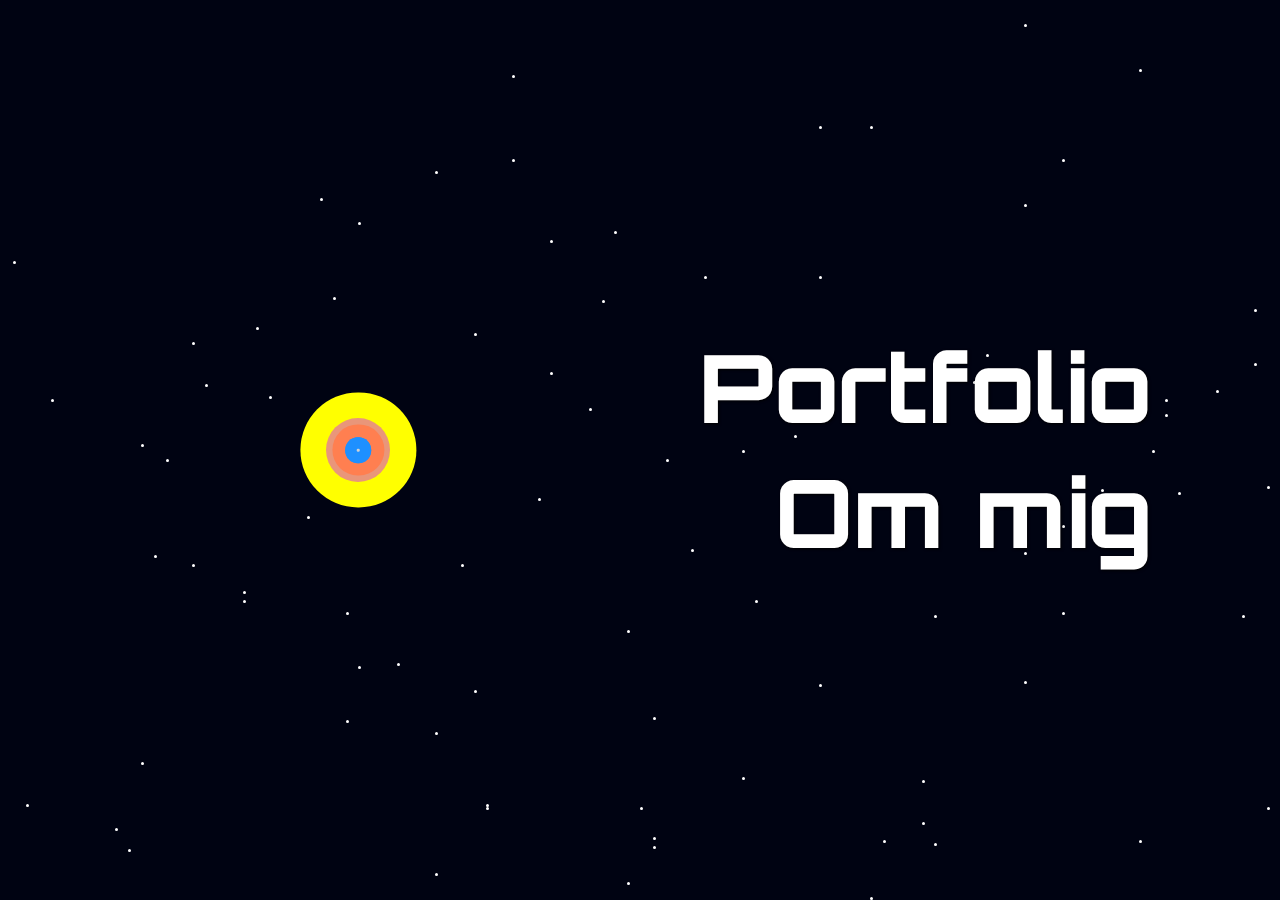
<file: index.html>
<!DOCTYPE html>
<html lang="da">

<head>
    <meta charset="utf-8">
    <meta name="viewport" content="width=device-width, initial-scale=1.0">
    <link rel="preconnect" href="https://fonts.gstatic.com">
    <link href="https://fonts.googleapis.com/css2?family=Orbitron:wght@400;500;600;700;800;900&display=swap"
        rel="stylesheet">
    <title>Forside</title>
    <link rel="stylesheet" href="style.css">
</head>

<body>
    <div id="stars"></div>
    <div id="container">
        <div id="front_menu">
            <a href="portfolio.html">
                <h1>Portfolio</h1>
            </a>
            <a href="cv.html">
                <h1>Om mig</h1>
            </a>
        </div>
        <div id="solsystem">
            <div class="sol planet"></div>
            <div class="merkur planet"></div>
            <div class="venus planet"></div>
            <div class="jorden planet"></div>
            <div class="mars planet"></div>
            <div class="jupiter planet"></div>
            <div class="saturn planet"></div>
            <div class="uranus planet"></div>
            <div class="neptun planet"></div>
            <div class="pluto planet"></div>
        </div>
    </div>
    <script src="script.js"></script>
</body>

</html>
</file>
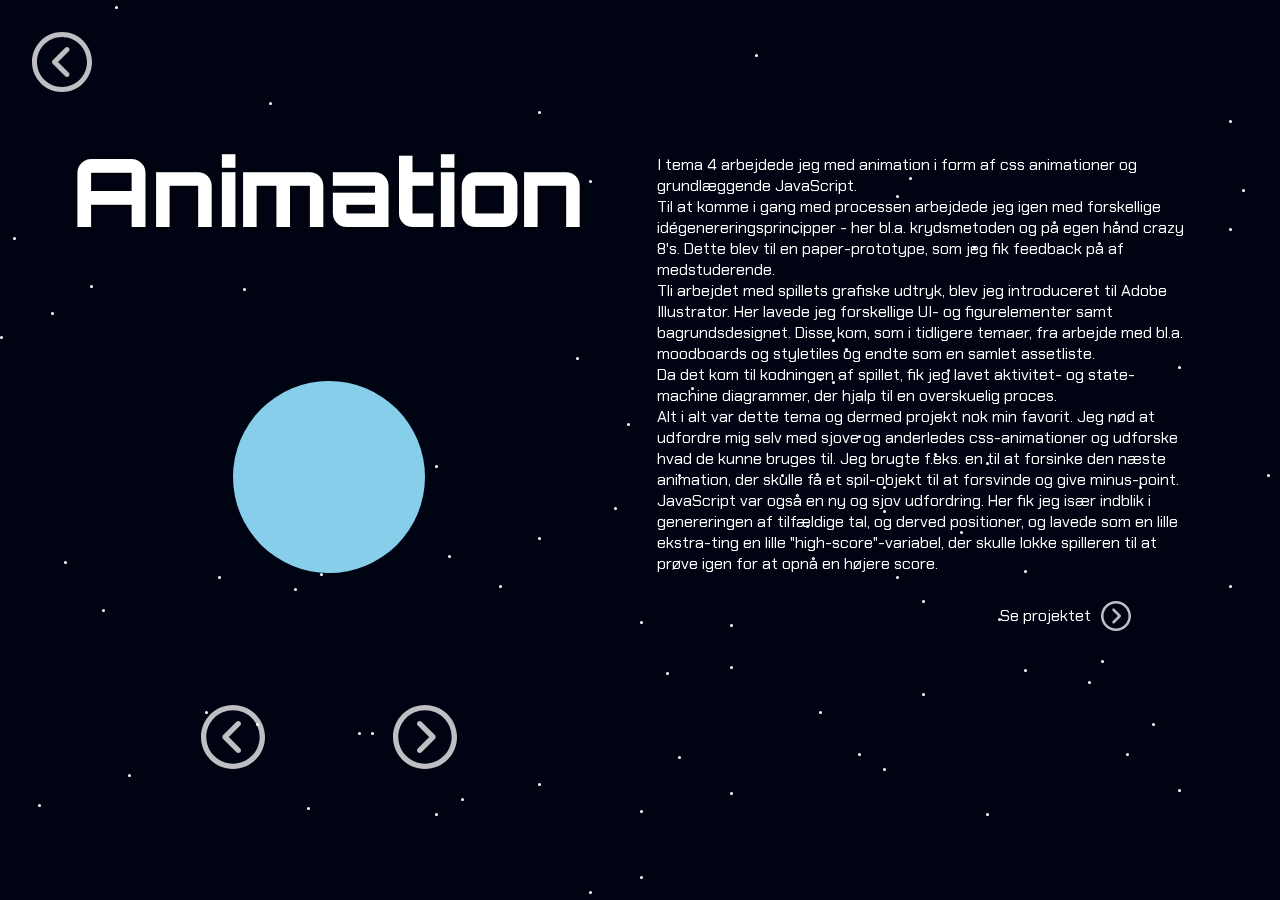
<file: animation.html>
<!DOCTYPE html>
<html lang="da">

<head>
    <meta charset="utf-8">
    <meta name="viewport" content="width=device-width, initial-scale=1.0">
    <link rel="preconnect" href="https://fonts.gstatic.com">
    <link href="https://fonts.googleapis.com/css2?family=Orbitron:wght@400;500;600;700;800;900&display=swap"
        rel="stylesheet">
    <link rel="preconnect" href="https://fonts.gstatic.com">
    <link href="https://fonts.googleapis.com/css2?family=Chakra+Petch&display=swap" rel="stylesheet">
    <title>Animation</title>
    <link rel="stylesheet" href="style.css">
</head>

<body>
    <section>
        <a href="portfolio.html">
            <div class="back"></div>
        </a>
        <div id="stars"></div>
        <div id="container">
            <div id="graphics">
                <div>
                    <h1>Animation</h1>
                </div>
                <div class="uplanet animation"></div>
                <div id="navigation">
                    <a href="UX.html">
                        <div id="left"></div>
                    </a>
                    <a href="content.html">
                        <div id="right"></div>
                    </a>
                </div>
            </div>
            <div class="text">
                <p>I tema 4 arbejdede jeg med animation i form af css animationer og grundlæggende JavaScript. <br>
                    Til at komme i gang med processen arbejdede jeg igen med forskellige idégenereringsprincipper - her
                    bl.a. krydsmetoden og på egen hånd crazy 8's. Dette blev til en paper-prototype, som jeg fik
                    feedback på af medstuderende. <br>
                    Tli arbejdet med spillets grafiske udtryk, blev jeg introduceret til Adobe Illustrator. Her lavede
                    jeg forskellige UI- og figurelementer samt bagrundsdesignet. Disse kom, som i tidligere temaer, fra
                    arbejde med bl.a. moodboards og styletiles og endte som en samlet assetliste. <br>
                    Da det kom til kodningen af spillet, fik jeg lavet aktivitet- og state-machine diagrammer, der hjalp
                    til en overskuelig proces. <br>
                    Alt i alt var dette tema og dermed projekt nok min favorit. Jeg nød at udfordre mig selv med sjove
                    og anderledes css-animationer og udforske hvad de kunne bruges til. Jeg brugte f.eks. en til at
                    forsinke den næste animation, der skulle få et spil-objekt til at forsvinde og give minus-point. <br>
                    JavaScript var også en ny og sjov udfordring. Her fik jeg især indblik i genereringen af tilfældige
                    tal, og derved positioner, og lavede som en lille ekstra-ting en lille "high-score"-variabel, der
                    skulle lokke spilleren til at prøve igen for at opnå en højere score.
                </p>
                <a href="http://signecardow.eu/kea/04_animation/spil/index.html" target="_blank">
                    <div class="videre">
                        <p>Se projektet</p>
                        <div class="more"></div>
                    </div>
                </a>
            </div>
        </div>
    </section>
    <script src="script.js"></script>
</body>

</html>
</file>
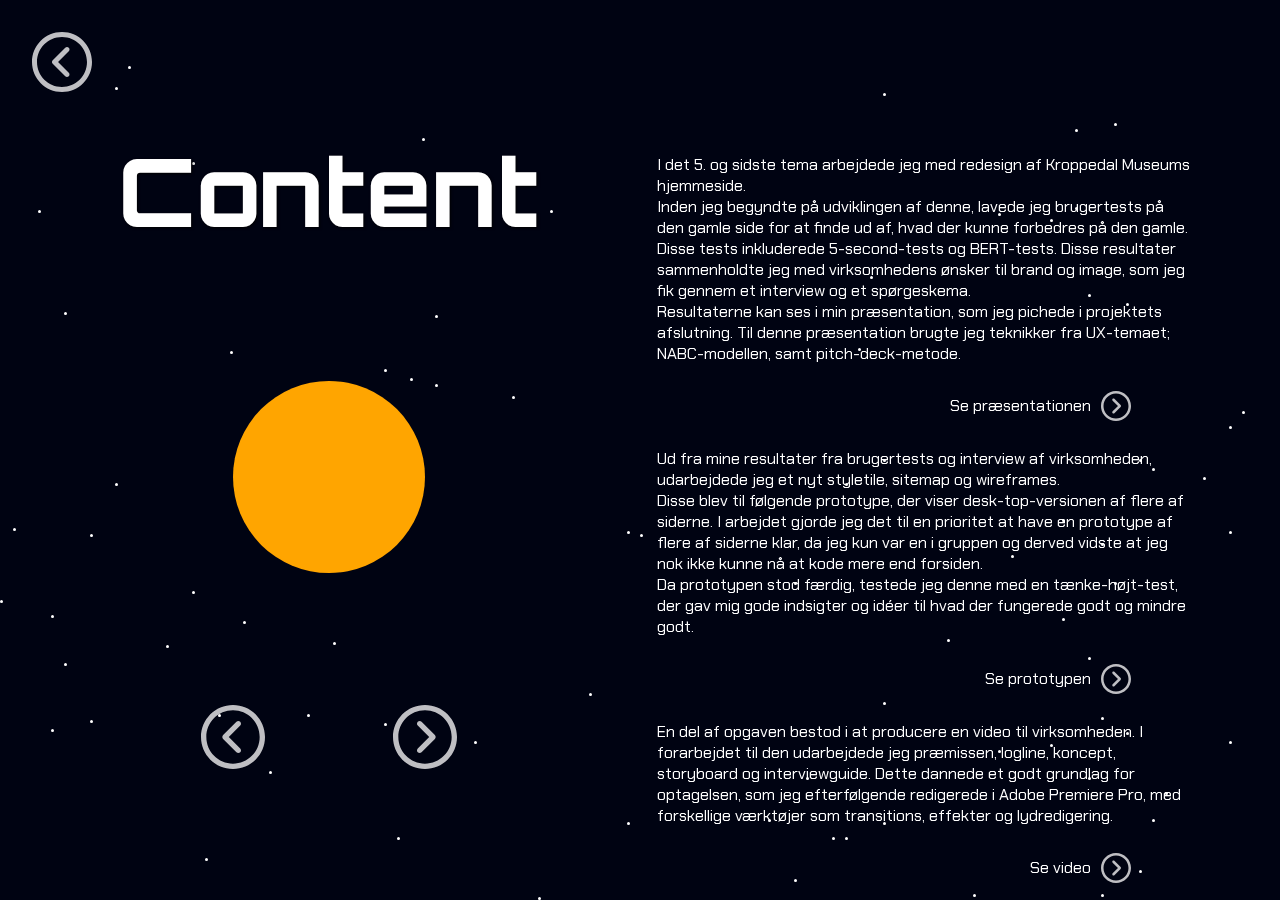
<file: content.html>
<!DOCTYPE html>
<html lang="da">

<head>
    <meta charset="utf-8">
    <meta name="viewport" content="width=device-width, initial-scale=1.0">
    <link rel="preconnect" href="https://fonts.gstatic.com">
    <link href="https://fonts.googleapis.com/css2?family=Orbitron:wght@400;500;600;700;800;900&display=swap"
        rel="stylesheet">
    <link rel="preconnect" href="https://fonts.gstatic.com">
    <link href="https://fonts.googleapis.com/css2?family=Chakra+Petch&display=swap" rel="stylesheet">
    <title>Content</title>
    <link rel="stylesheet" href="style.css">
</head>

<body>
    <section>
        <a href="portfolio.html">
            <div class="back"></div>
        </a>
        <div id="stars"></div>
        <div id="container">
            <div id="graphics">
                <div>
                    <h1>Content</h1>
                </div>
                <div class="uplanet content"></div>
                <div id="navigation">
                    <a href="animation.html">
                        <div id="left"></div>
                    </a>
                    <a href="web.html">
                        <div id="right"></div>
                    </a>
                </div>
            </div>
            <div class="text">
                <p>I det 5. og sidste tema arbejdede jeg med redesign af Kroppedal Museums hjemmeside.<br>
                    Inden jeg begyndte på udviklingen af denne, lavede jeg brugertests på den gamle side for at finde ud
                    af, hvad der kunne forbedres på den gamle. Disse tests inkluderede 5-second-tests og BERT-tests.
                    Disse resultater sammenholdte jeg med virksomhedens ønsker til brand og image, som jeg fik gennem et
                    interview og et spørgeskema. <br>
                    Resultaterne kan ses i min præsentation, som jeg pichede i projektets afslutning. Til denne
                    præsentation brugte jeg teknikker fra UX-temaet; NABC-modellen, samt pitch-deck-metode.</p>
                <a href="https://docs.google.com/presentation/d/19EmwmKiy9t45G4yRnM25PXzKiePU_4TMgSv9-AHHLcg/edit?usp=sharing"
                    target="_blank">
                    <div class="videre">
                        <p>Se præsentationen</p>
                        <div class="more"></div>
                    </div>
                </a>
                Ud fra mine resultater fra brugertests og interview af virksomheden, udarbejdede jeg et nyt styletile,
                sitemap og wireframes. <br>
                Disse blev til følgende prototype, der viser desk-top-versionen af flere af siderne. I arbejdet gjorde
                jeg det til en prioritet at have en prototype af flere af siderne klar, da jeg kun var en i gruppen og
                derved vidste at jeg nok ikke kunne nå at kode mere end forsiden. <br>
                Da prototypen stod færdig, testede jeg denne med en tænke-højt-test, der gav mig gode indsigter og idéer
                til hvad der fungerede godt og mindre godt.
                <a href="https://xd.adobe.com/view/6a5a88cb-a587-4f31-92b3-f98e93f248d5-3f09/" target="_blank">
                    <div class="videre">
                        <p>Se prototypen</p>
                        <div class="more"></div>
                    </div>
                </a>
                <p>En del af opgaven bestod i at producere en video til virksomheden. I forarbejdet til den udarbejdede
                    jeg præmissen, logline, koncept, storyboard og interviewguide. Dette dannede et godt grundlag for
                    optagelsen, som jeg efterfølgende redigerede i Adobe Premiere Pro, med forskellige værktøjer som
                    transitions, effekter og lydredigering.</p>
                <a href="http://www.signecardow.eu/kea/05indhold/Kroppedal_langversion.mp4" target="_blank">
                    <div class="videre">
                        <p>Se video</p>
                        <div class="more"></div>
                    </div>
                </a>
                <p>Gennem hele projektet, strukturerede jeg mit arbejde med SCRUM-metoden, der hjalp mig til at holde
                    styr på hvilke tasks der skulle laves hvornår og sikrede at jeg ikke mistede overblikket. Dette var
                    især et godt værktøj da jeg nåede til kode-delen, hvor også min wireframe og et layoutdiagram hjalp
                    mig på vej. <br>¨
                    På mobil-versionen af siden blev jeg glad for mit nye kendskab til JavaScript, der hjalp mig til at
                    lave en burger-menu, der, hvis jeg selv skal sige det, fungerer noget bedre end mobil-menuen jeg
                    lavede i tema 2. <br>
                    Da jeg havde udviklet siden, testede jeg den med nye 5-second- og BERT-tests for at vise
                    forbedringen samt med et light-house-audit, der meget konkret viste mig hvor jeg kunne forbedre min
                    kode. <br>
                    Alt i alt var mit projekt vellykket. Jeg kunne gennem tests vise en klar forbedring og endte med en
                    tilfreds samarbejdspartner på Kroppedal Museum.</p>
                <a href="http://www.signecardow.eu/kea/05indhold/kroppedal/" target="_blank">
                    <div class="videre">
                        <p>Se færdigt produkt</p>
                        <div class="more"></div>
                    </div>
                </a>
            </div>
        </div>
    </section>
    <script src="script.js"></script>
</body>

</html>
</file>
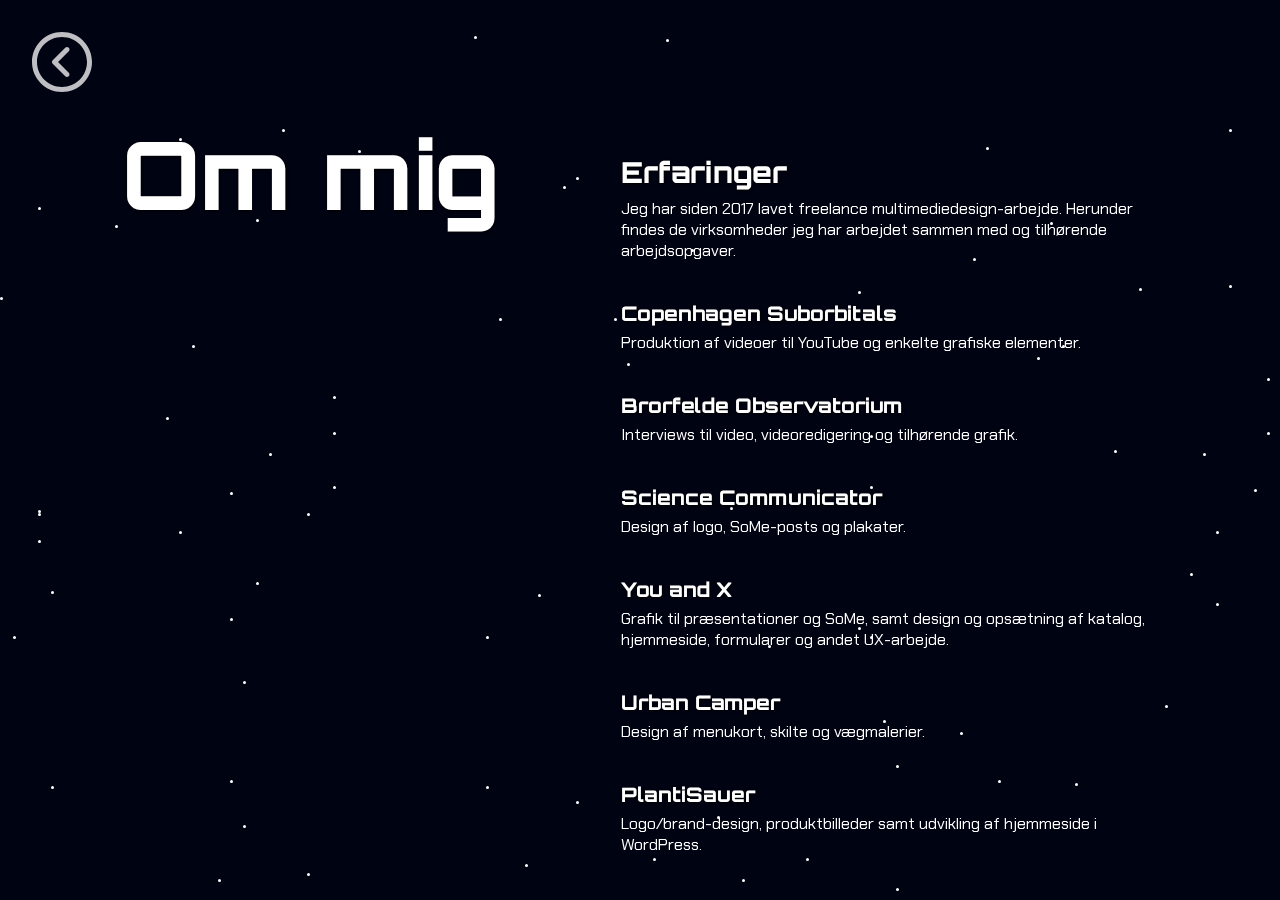
<file: cv.html>
<!DOCTYPE html>
<html lang="da">

<head>
    <meta charset="utf-8">
    <meta name="viewport" content="width=device-width, initial-scale=1.0">
    <link rel="preconnect" href="https://fonts.gstatic.com">
    <link href="https://fonts.googleapis.com/css2?family=Orbitron:wght@400;500;600;700;800;900&display=swap"
        rel="stylesheet">
    <link rel="preconnect" href="https://fonts.gstatic.com">
    <link href="https://fonts.googleapis.com/css2?family=Chakra+Petch&display=swap" rel="stylesheet">
    <title>Om mig</title>
    <link rel="stylesheet" href="style.css">
</head>

<body>
    <section>
        <a href="index.html">
            <div class="back"></div>
        </a>
        <div id="stars"></div>
        <div id="container">
            <div class="title">
                <h1>Om mig</h1>
            </div>
            <div class="text cv">
                <h2>Erfaringer</h2>
                <p>
                    Jeg har siden 2017 lavet freelance multimediedesign-arbejde. 
                    Herunder findes de virksomheder jeg har arbejdet sammen med og tilhørende arbejdsopgaver. 
                </p>
                <h3>
                    Copenhagen Suborbitals
                </h3>
                <p>
                    Produktion af videoer til YouTube og enkelte grafiske elementer.
                </p>
                <h3>
                    Brorfelde Observatorium
                </h3>
                <p>
                    Interviews til video, videoredigering og tilhørende grafik.
                </p>
                <h3>
                    Science Communicator
                </h3>
                <p>
                    Design af logo, SoMe-posts og plakater.
                </p>
                <h3>
                    You and X
                </h3>
                <p>
                    Grafik til præsentationer og SoMe, samt design og opsætning af katalog, hjemmeside, formularer og andet UX-arbejde.
                </p>
                <h3>
                    Urban Camper
                </h3>
                <p>
                    Design af menukort, skilte og vægmalerier. 
                </p>
                <h3>
                    PlantiSauer
                </h3>
                <p>
                    Logo/brand-design, produktbilleder samt udvikling af hjemmeside i WordPress. 
                </p>
            </div>
        </div>
    </section>
    <script src="script.js"></script>
</body>

</html>
</file>
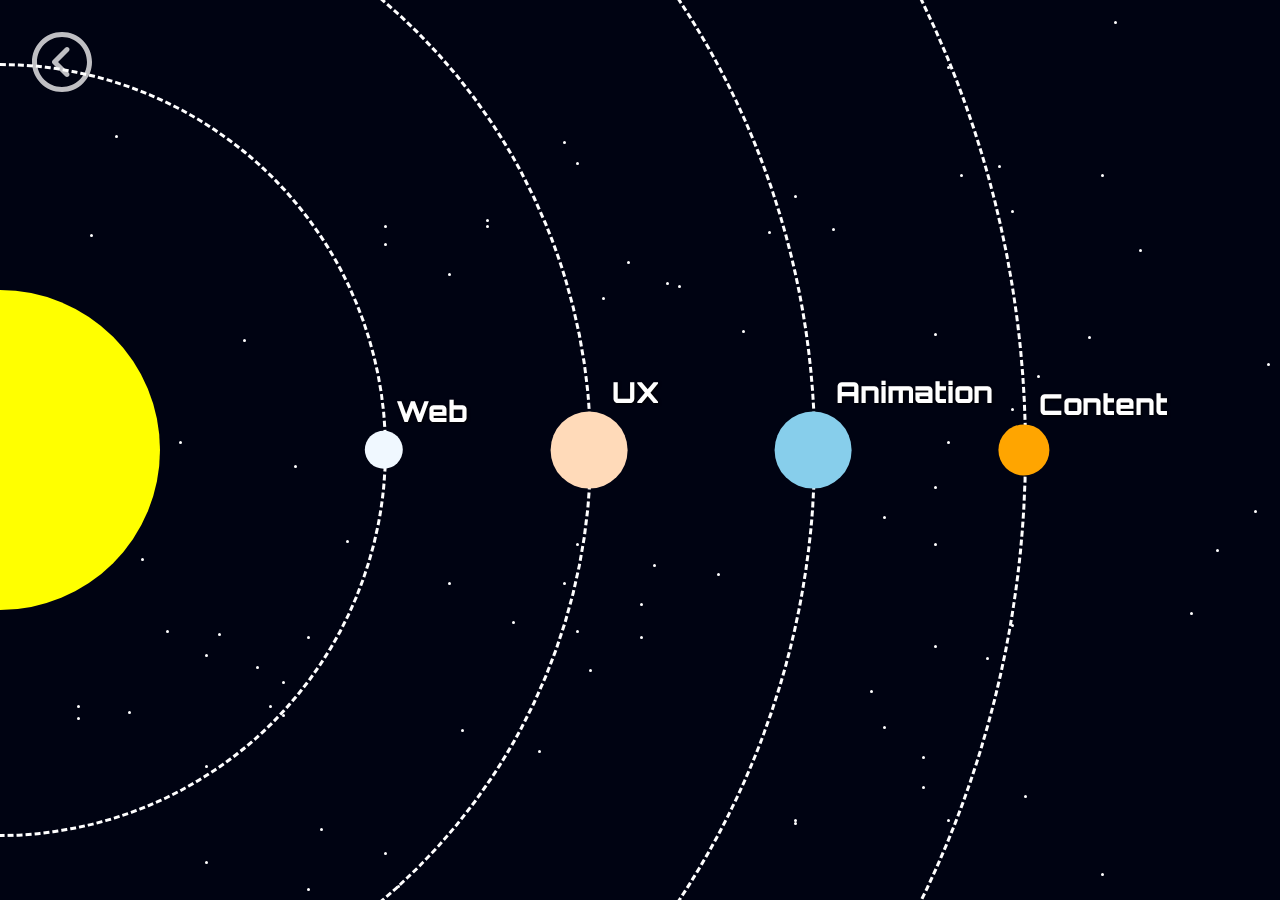
<file: portfolio.html>
<!DOCTYPE html>
<html lang="da">

<head>
    <meta charset="utf-8">
    <meta name="viewport" content="width=device-width, initial-scale=1.0">
    <link rel="preconnect" href="https://fonts.gstatic.com">
    <link href="https://fonts.googleapis.com/css2?family=Orbitron:wght@400;500;600;700;800;900&display=swap"
        rel="stylesheet">
    <title>Portfolio</title>
    <link rel="stylesheet" href="style.css">
</head>

<body>
    <nav>
        <div id="stars"></div>
        <div id="container">
            <a href="index.html">
                <div class="back"></div>
            </a>
            <div class="planet stjerne"></div>
            <div class="bweb bane"></div>
            <a href="web.html">
                <div class="pweb planet">
                    <h2>Web</h2>
                </div>
            </a>
            <div class="bux bane"></div>
            <a href="UX.html">
                <div class="pux planet">
                    <h2>UX</h2>
                </div>
            </a>
            <div class="bani bane"></div>
            <a href="animation.html">
                <div class="pani planet">
                    <h2>Animation</h2>
                </div>
            </a>
            <div class="bcontent bane"></div>
            <a href="content.html">
                <div class="pcontent planet">
                    <h2>Content</h2>
                </div>
            </a>
        </div>
    </nav>
    <script src="script.js"></script>
</body>
</html>
</file>
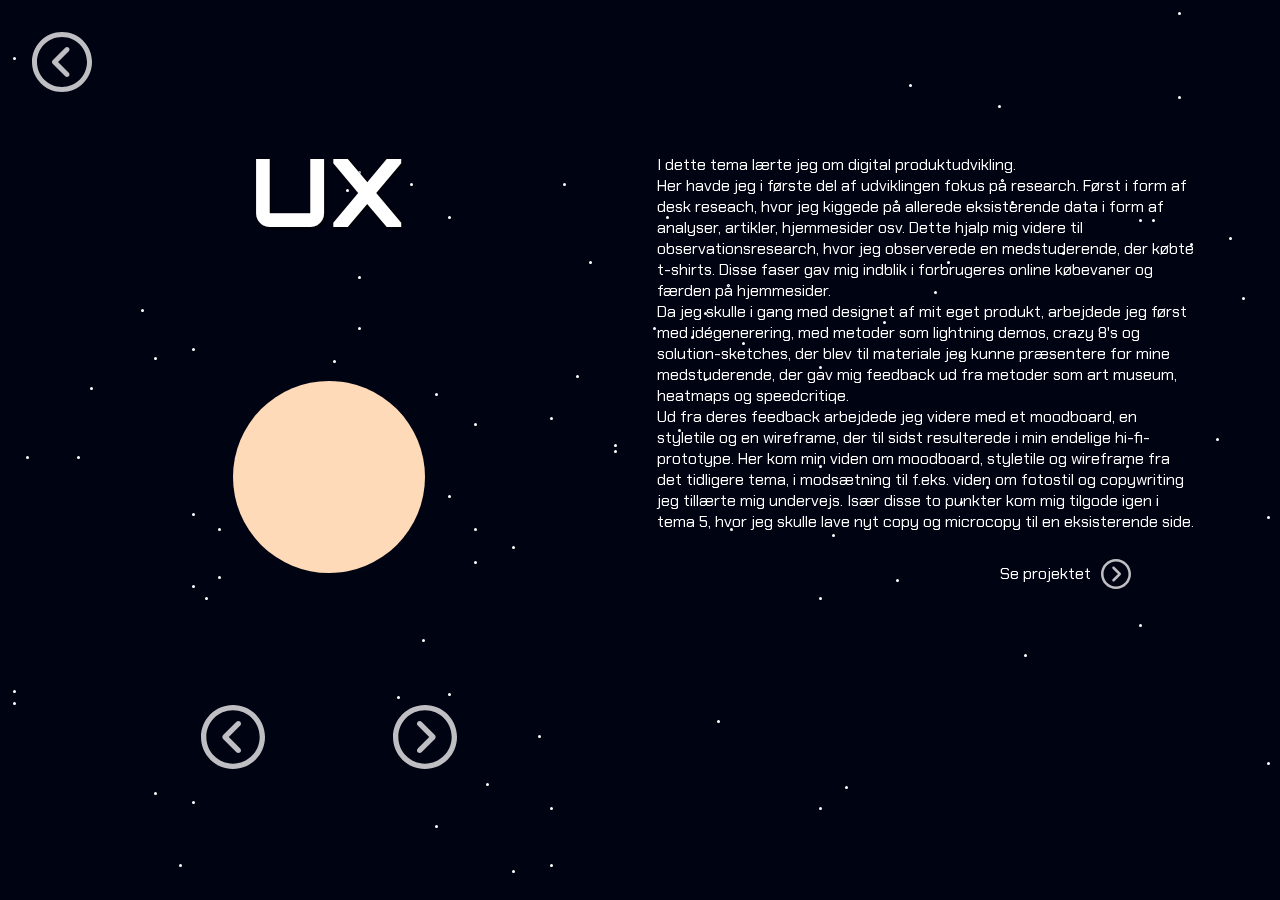
<file: UX.html>
<!DOCTYPE html>
<html lang="da">

<head>
    <meta charset="utf-8">
    <meta name="viewport" content="width=device-width, initial-scale=1.0">
    <link rel="preconnect" href="https://fonts.gstatic.com">
    <link href="https://fonts.googleapis.com/css2?family=Orbitron:wght@400;500;600;700;800;900&display=swap"
        rel="stylesheet">
    <link rel="preconnect" href="https://fonts.gstatic.com">
    <link href="https://fonts.googleapis.com/css2?family=Chakra+Petch&display=swap" rel="stylesheet">
    <title>UX</title>
    <link rel="stylesheet" href="style.css">
</head>

<body>
    <section>
        <a href="portfolio.html">
            <div class="back"></div>
        </a>
        <div id="stars"></div>
        <div id="container">
            <div id="graphics">
                <div>
                    <h1>UX</h1>
                </div>
                <div class="uplanet ux"></div>
                <div id="navigation">
                    <a href="web.html">
                        <div id="left"></div>
                    </a>
                    <a href="animation.html">
                        <div id="right"></div>
                    </a>
                </div>
            </div>
            <div class="text">
                <p>I dette tema lærte jeg om digital produktudvikling.<br>
                    Her havde jeg i første del af udviklingen fokus på research. Først i form af desk reseach, hvor jeg
                    kiggede på allerede eksisterende data i form af
                    analyser, artikler, hjemmesider osv. Dette hjalp mig videre til observationsresearch, hvor jeg
                    observerede en medstuderende, der købte t-shirts. Disse faser gav mig indblik i forbrugeres online
                    købevaner og færden på hjemmesider.<br>
                    Da jeg skulle i gang med designet af mit eget produkt, arbejdede jeg først med idégenerering, med
                    metoder som lightning demos, crazy 8's og solution-sketches, der blev til materiale jeg kunne
                    præsentere for mine medstuderende, der gav mig feedback ud fra metoder som art museum, heatmaps og
                    speedcritiqe.<br>
                    Ud fra deres feedback arbejdede jeg videre med et moodboard, en styletile og en wireframe, der til
                    sidst resulterede i min endelige hi-fi-prototype. Her kom min viden om moodboard,
                    styletile og wireframe fra det tidligere tema, i modsætning til f.eks. viden om fotostil og
                    copywriting jeg tillærte mig undervejs. Især disse to punkter kom mig tilgode igen i tema 5, hvor
                    jeg skulle lave nyt copy og microcopy til en eksisterende side. </p>
                <a href="https://xd.adobe.com/view/b3022f5b-63a2-4356-af71-c3142bfb3228-e651/?fullscreen"
                    target="_blank">
                    <div class="videre">
                        <p>Se projektet</p>
                        <div class="more"></div>
                    </div>
                </a>
            </div>
        </div>
    </section>
    <script src="script.js"></script>
</body>


</html>
</file>
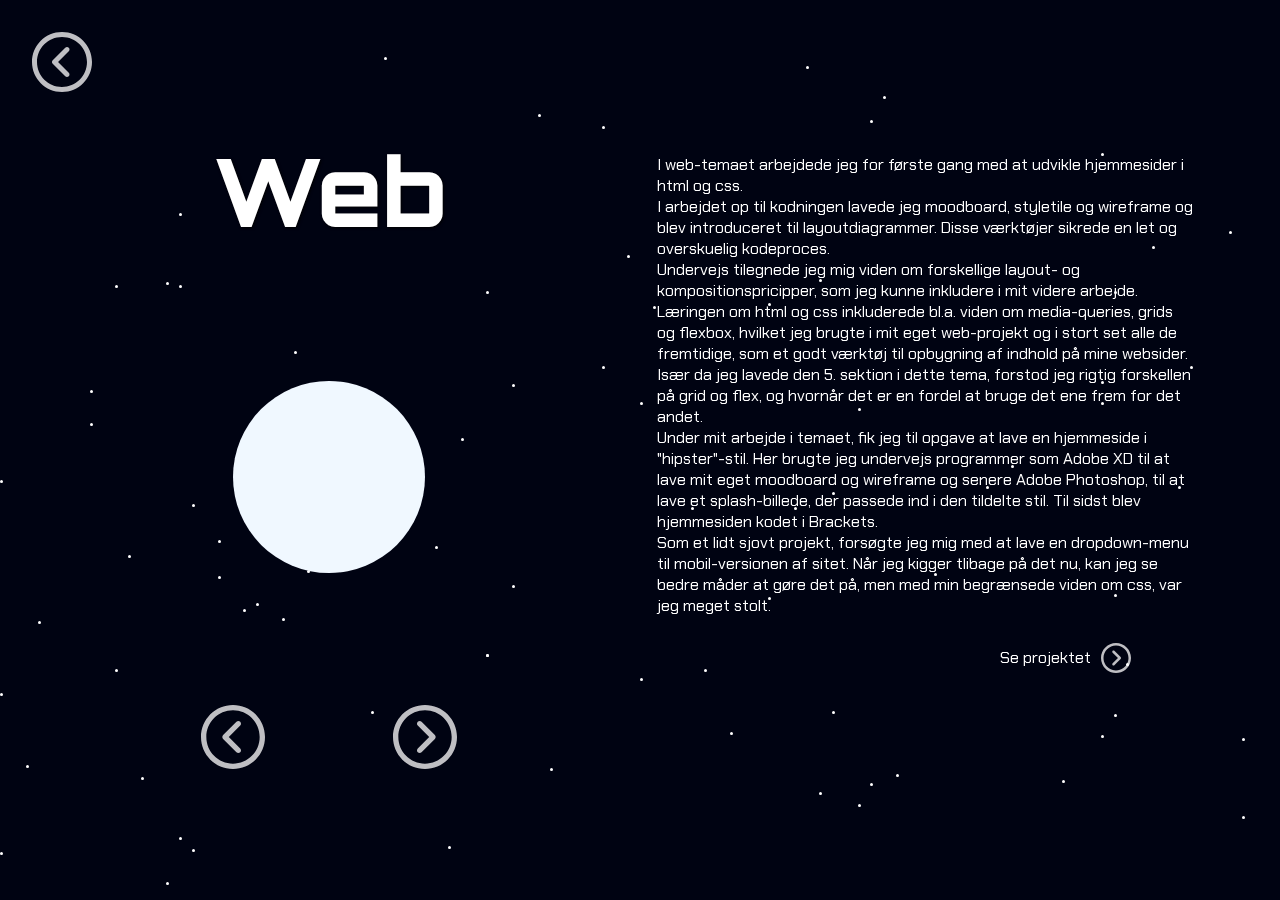
<file: web.html>
<!DOCTYPE html>
<html lang="da">

<head>
    <meta charset="utf-8">
    <meta name="viewport" content="width=device-width, initial-scale=1.0">
    <link rel="preconnect" href="https://fonts.gstatic.com">
    <link href="https://fonts.googleapis.com/css2?family=Orbitron:wght@400;500;600;700;800;900&display=swap"
        rel="stylesheet">
    <link rel="preconnect" href="https://fonts.gstatic.com">
    <link href="https://fonts.googleapis.com/css2?family=Chakra+Petch&display=swap" rel="stylesheet">
    <title>Web</title>
    <link rel="stylesheet" href="style.css">
</head>

<body>
    <section>
        <a href="portfolio.html">
            <div class="back"></div>
        </a>
        <div id="stars"></div>
        <div id="container">
            <div id="graphics">
                <div>
                    <h1>Web</h1>
                </div>
                <div class="web uplanet"></div>
                <div id="navigation">
                    <a href="content.html">
                        <div id="left"></div>
                    </a>
                    <a href="UX.html">
                        <div id="right"></div>
                    </a>
                </div>
            </div>
            <div class="text">
                <p>I web-temaet arbejdede jeg for første gang med at udvikle hjemmesider i html og css. <br>
                    I arbejdet op til kodningen lavede jeg moodboard, styletile og wireframe og blev introduceret til
                    layoutdiagrammer.
                    Disse værktøjer sikrede en let og overskuelig kodeproces. <br>
                    Undervejs tilegnede jeg mig viden om forskellige layout- og kompositionspricipper, som jeg kunne
                    inkludere i mit videre arbejde.<br>
                    Læringen om html og css inkluderede bl.a. viden om media-queries, grids og flexbox, hvilket jeg
                    brugte i mit eget web-projekt og i stort set alle de fremtidige, som et godt værktøj til opbygning
                    af indhold på mine websider.
                    Især da jeg lavede den 5. sektion i dette tema, forstod jeg rigtig forskellen på grid og flex,
                    og hvornår det er en fordel at bruge det ene frem for det andet. <br>
                    Under mit arbejde i temaet, fik jeg til opgave at lave en hjemmeside i "hipster"-stil. Her brugte
                    jeg undervejs programmer som Adobe XD til at lave mit eget moodboard og wireframe og senere Adobe
                    Photoshop, til at lave et splash-billede, der passede ind i den tildelte stil. Til sidst blev
                    hjemmesiden kodet i Brackets.<br>
                    Som et lidt sjovt projekt, forsøgte jeg mig med at lave en dropdown-menu til mobil-versionen af
                    sitet. Når jeg kigger tlibage på det nu, kan jeg se bedre måder at gøre det på, men med min
                    begrænsede viden om css, var jeg meget stolt.</p>
                <a href="http://signecardow.eu/kea/02_web/04_responsive/responsive_site_v2/" target="_blank">
                    <div class="videre">
                        <p>Se projektet</p>
                        <div class="more"></div>
                    </div>
                </a>
            </div>
        </div>
    </section>
    <script src="script.js"></script>
</body>


</html>
</file>
<file: style.css>
* {
    margin: 0;
    padding: 0;
}

h1 {
    color: white;
    font-family: "Orbitron", sans-serif;
    font-weight: 800;
    font-size: 5.9rem;
    text-shadow: 1px 1px 3px black;
}

h2,
h3 {
    color: white;
    font-family: "Orbitron", sans-serif;
    font-weight: 800;
    font-size: 1.8rem;
    text-shadow: 1px 1px 3px black;
}

h2 {
    margin-bottom: 8px;
}

h3 {
    font-size: 20px;
    margin-bottom: 6px;
}

.text.cv p {
    margin-bottom: 40px;
}

a {
    text-decoration: none;
}

a h1,
a h2,
p {
    transition-duration: 0.7s;
}

a h1:hover,
a p:hover {
    text-decoration: underline;
    text-decoration-color: yellow;
    transform: translateX(-5%);
}

a .planet:hover {
    border-style: solid;
    border-color: yellow;
    text-decoration: underline;
    text-decoration-color: yellow;
}

#container {
    height: 100vh;
    width: 100vw;
    background-color: #000312;
    overflow: hidden;
}

#stars{
    height: 100vh;
    width: 100vw;
    position: fixed;
}

/* ----------------------------------------------------------------------------
FRONTPAGE
---------------------------------------------------------------------------- */

#front_menu {
    z-index: 2;
    position: relative;
    width: 100%;
    height: 19vw;
    top: 50%;
    transform: translateY(-50%);
    display: flex;
    flex-direction: column;
    justify-content: space-between;
    align-items: flex-end;
    right: 10vw;
}

.planet {
    position: fixed;
    top: 50%;
    left: 28%;
    border-radius: 50%;
    transform: translate(-50%, -50%);
    z-index: 1;
}

.sol.planet {
    background-color: yellow;
    height: 9vw;
    width: 9vw;
}

.merkur.planet {
    height: 0.4vw;
    width: 0.4vw;
    background-color: aliceblue;
    animation: merkurOrbit 1s linear infinite;
}

@keyframes merkurOrbit {
    from {
        transform: rotate(0deg) translateX(1300%) rotate(0deg);
    }

    to {
        transform: rotate(360deg) translateX(1300%) rotate(-360deg);
    }
}

.venus.planet {
    height: 1.2vw;
    width: 1.2vw;
    background-color: peachpuff;
    animation: venusOrbit 2.5s linear infinite;
}

@keyframes venusOrbit {
    from {
        transform: rotate(0deg) translateX(7vw) rotate(0deg);
    }

    to {
        transform: rotate(360deg) translateX(7vw) rotate(-360deg);
    }
}

.jorden.planet {
    height: 1.2vw;
    width: 1.2vw;
    background-color: skyblue;
    animation: jordenOrbit 4s linear infinite;
}

@keyframes jordenOrbit {
    from {
        transform: rotate(0deg) translateX(9vw) rotate(0deg);
    }

    to {
        transform: rotate(360deg) translateX(9vw) rotate(-360deg);
    }
}

.mars.planet {
    height: 0.8vw;
    width: 0.8vw;
    background-color: orange;
    animation: marsOrbit 7.5s linear infinite;
}

@keyframes marsOrbit {
    from {
        transform: rotate(0deg) translateX(11vw) rotate(0deg);
    }

    to {
        transform: rotate(360deg) translateX(11vw) rotate(-360deg);
    }
}

.jupiter.planet {
    height: 5vw;
    width: 5vw;
    background-color: darksalmon;
    animation: jupiterOrbit 47s linear infinite;
}

@keyframes jupiterOrbit {
    from {
        transform: rotate(0deg) translateX(19vw) rotate(0deg);
    }

    to {
        transform: rotate(360deg) translateX(19vw) rotate(-360deg);
    }
}

.saturn.planet {
    height: 4vw;
    width: 4vw;
    background-color: coral;
    animation: saturnOrbit 117s linear infinite;
}

@keyframes saturnOrbit {
    from {
        transform: rotate(0deg) translateX(25vw) rotate(0deg);
    }

    to {
        transform: rotate(360deg) translateX(25vw) rotate(-360deg);
    }
}

.uranus.planet {
    height: 2vw;
    width: 2vw;
    background-color: dodgerblue;
    animation: uranusOrbit 336s linear infinite;
}

@keyframes uranusOrbit {
    from {
        transform: rotate(0deg) translateX(30vw) rotate(0deg);
    }

    to {
        transform: rotate(360deg) translateX(30vw) rotate(-360deg);
    }
}

.neptun.planet {
    height: 2vw;
    width: 2vw;
    background-color: dodgerblue;
    animation: neptunOrbit 660s linear infinite;
}

@keyframes neptunOrbit {
    from {
        transform: rotate(0deg) translateX(34vw) rotate(0deg);
    }

    to {
        transform: rotate(360deg) translateX(34vw) rotate(-360deg);
    }
}

.pluto.planet {
    height: 0.2vw;
    width: 0.2vw;
    background-color: lightgrey;
    animation: plutoOrbit 1000s linear infinite;
}

@keyframes plutoOrbit {
    from {
        transform: rotate(0deg) translateX(37vw) rotate(0deg);
    }

    to {
        transform: rotate(360deg) translateX(37vw) rotate(-360deg);
    }
}

/* ----------------------------------------------------------------------------
PORTFOLIO
---------------------------------------------------------------------------- */

.stjerne.planet {
    background-color: yellow;
    height: 25vw;
    width: 25vw;
    left: 0;
}

.bane {
    border-style: dashed;
    border-color: white;
    left: 0;
    position: fixed;
    top: 50%;
    border-radius: 50%;
    transform: translate(-50%, -50%);
}

.bane.bweb {
    width: 60vw;
    height: 60vw;
}

.pweb.planet {
    background-color: aliceblue;
    width: 3vw;
    height: 3vw;
    left: 30vw;
}

.bane.bux {
    width: 92vw;
    height: 92vw;
}

.planet h2 {
    position: relative;
    left: 80%;
    top: -3vw;
}

.pux.planet {
    background-color: peachpuff;
    width: 6vw;
    height: 6vw;
    left: 46vw;
}

.bane.bani {
    width: 127vw;
    height: 127vw;
}

.pani.planet {
    background-color: skyblue;
    width: 6vw;
    height: 6vw;
    left: 63.5vw;
}

.bane.bcontent {
    width: 160vw;
    height: 160vw;
}

.pcontent.planet {
    background-color: orange;
    width: 4vw;
    height: 4vw;
    left: 80vw;
}

.back {
    background-image: url(back.svg);
    width: 60px;
    height: 60px;
    position: fixed;
    top: 2.5vw;
    left: 2.5vw;
    z-index: 2;
    opacity: 0.75;
}

.back:hover,
#left:hover,
#right:hover,
.more:hover {
    opacity: 1;
}

/* ----------------------------------------------------------------------------
UNDERSIDE
---------------------------------------------------------------------------- */

#graphics {
    width: 38vw;
    height: auto;
    display: flex;
    flex-direction: column;
    align-items: center;
    justify-content: space-evenly;
    z-index: 2;
}

#navigation {
    width: 20vw;
    height: auto;
    display: flex;
    justify-content: space-between;
    z-index: 2;

}

#left {
    background-image: url(back.svg);
    height: 5vw;
    width: 5vw;
    opacity: 0.75;
    z-index: 2;
}

#right {
    background-image: url(right.svg);
    height: 5vw;
    width: 5vw;
    opacity: 0.75;
    z-index: 2;
}

.uplanet {
    width: 15vw;
    height: 15vw;
    border-radius: 50%;
}

.web {
    background-color: aliceblue;
}

.ux {
    background-color: peachpuff;
}

.animation {
    background-color: skyblue;
}

.content {
    background-color: orange;
}

.text {
    color: white;
    font-family: 'Chakra Petch', sans-serif;
    width: 42vw;
    position: relative;
    top: 12vw;
    height: auto;
}

section #container {
    display: flex;
    overflow: scroll;
    justify-content: space-evenly;
}

.videre {
    margin: 3vh 0;
    display: flex;
    align-items: center;
    gap: 10px;
    justify-content: right;
    color: white;
    z-index: 2;
}

.more {
    background-image: url(right.svg);
    height: 30px;
    width: 30px;
    opacity: 0.75;
    margin-right: 5vw;
}

.title {
    position: relative;
    top: 9vw
}

/* ----------------------------------------------------------------------------
MOBILE
---------------------------------------------------------------------------- */
@media (max-width: 800px) {

    h1 {
        font-size: 3rem;
    }

    #front_menu {
        top: 20%;
        height: 20%;
    }

    #solsystem {
        position: relative;
        top: 35%;
        transform: scale(2.3);
    }

    .bane {
        border-width: 2.5px;
    }

    .pweb.planet {
        transform: translate(-3.7vw, 10vw);
    }

    .pux.planet {
        transform: translate(-9vw, -27vw);
    }

    .pani.planet {
        transform: translate(-18vw, 38vw);
    }

    .pcontent.planet {
        transform: translate(-3vw, -15vw);
    }

    .pcontent.planet h2 {
        left: -450%;
        top: 2.5vw;
    }

    section #container {
        display: inline-block;
    }

    #graphics {
        margin-top: 17%;
        width: 100%;
        gap: 20px;
    }

    #navigation {
        width: 40vw;
    }

    #right, #left {
        height: 40px;
        width: 40px;
    }

    .text {
        width: 80vw;
        margin: auto;
        text-align: center;
        padding-bottom: 5vw;
    }

    .title {
        text-align: center;
        margin: 5vw 0;
    }
}

/* ----------------------------------------------------------------------------
SCRIPT
---------------------------------------------------------------------------- */

.spark5 {
    background-color: white;
    width: 3px;
    height: 3px;
    position: relative;
    border-radius: 50%;
    animation: fade 5s linear both;
}

.spark4 {
    background-color: white;
    width: 3px;
    height: 3px;
    position: relative;
    border-radius: 50%;
    animation: fade 4.5s linear both;
}

.spark3 {
    background-color: white;
    width: 3px;
    height: 3px;
    position: relative;
    border-radius: 50%;
    animation: fade 4s linear both;
}

.spark2 {
    background-color: white;
    width: 3px;
    height: 3px;
    position: relative;
    border-radius: 50%;
    animation: fade 3.5s linear both;
}

.spark1 {
    background-color: white;
    width: 3px;
    height: 3px;
    position: relative;
    border-radius: 50%;
    animation: fade 3s linear both;
}

@keyframes fade {
    from {
        transform: scale(0);
        opacity: 0;
    }

    50% {
        transform: scale(1);
        opacity: 1;
    }

    to {
        transform: scale(0);
        opacity: 0;
    }
}
</file>
